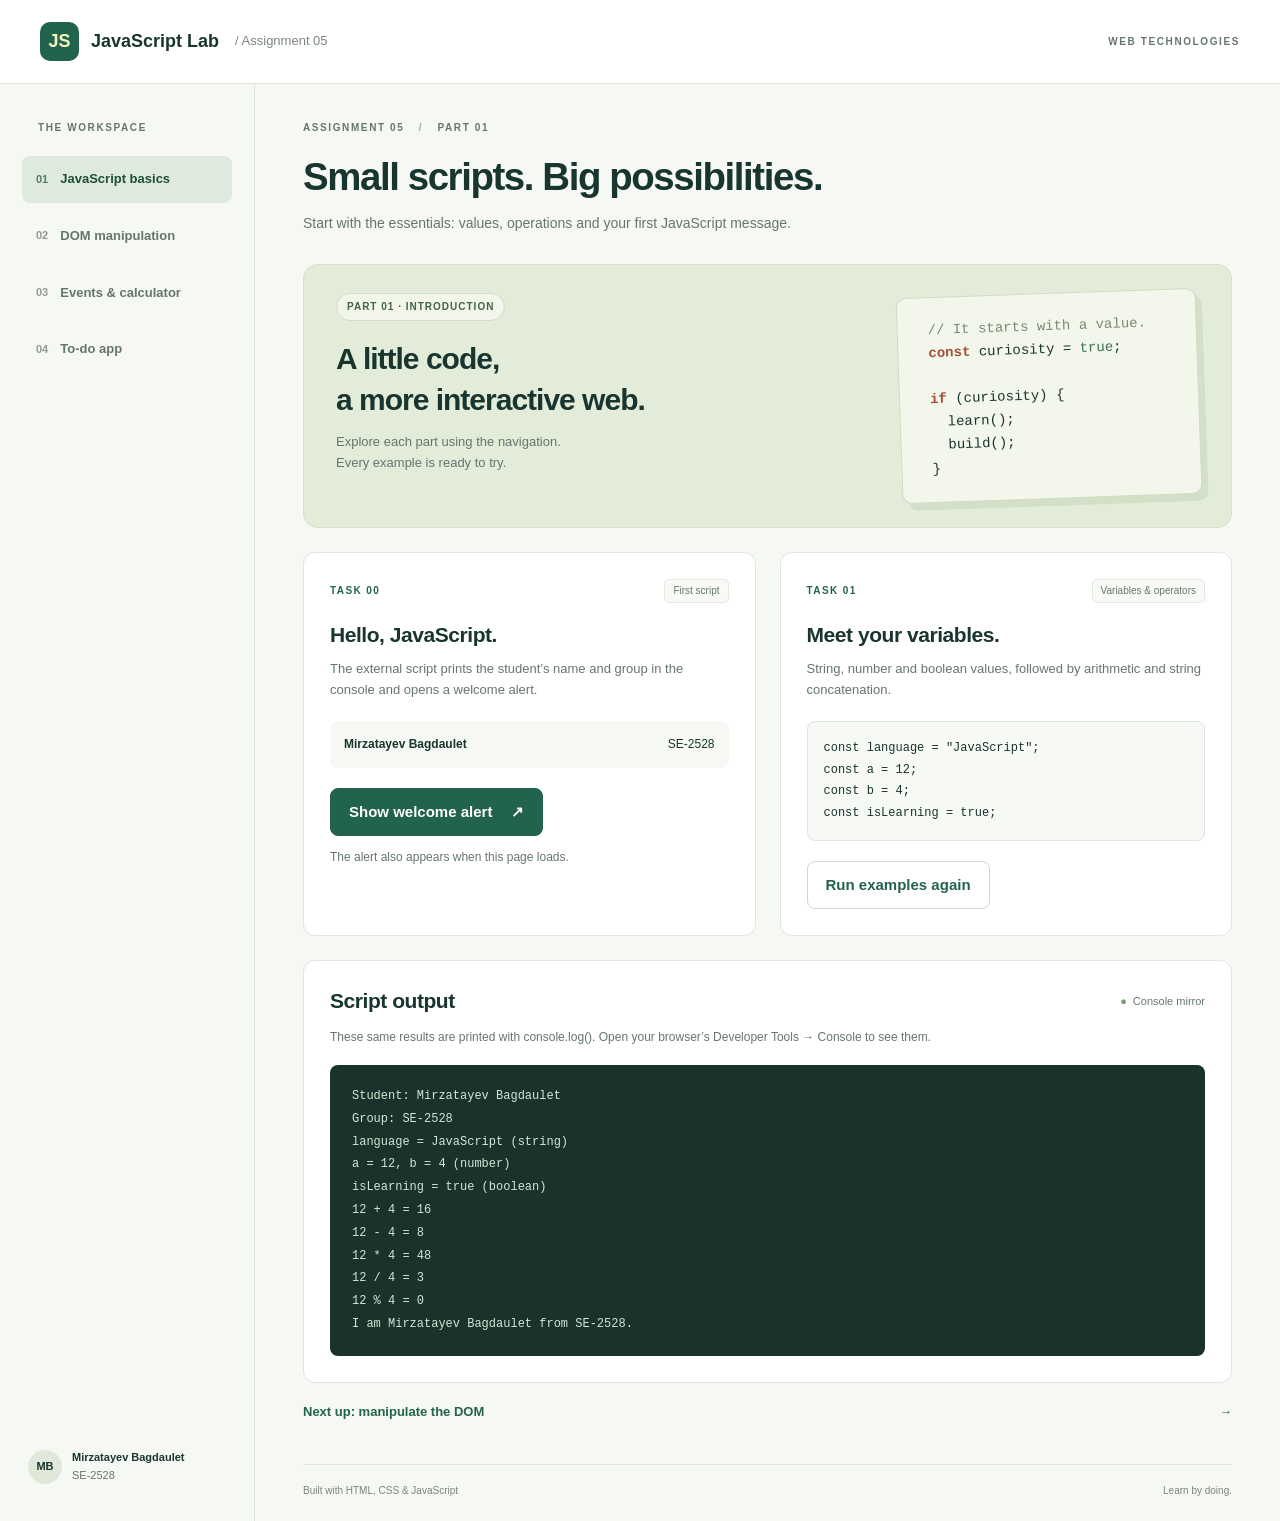
<file: index.html>
<!DOCTYPE html>
<html lang="en">
<head>
  <meta charset="UTF-8">
  <meta name="viewport" content="width=device-width, initial-scale=1.0">
  <meta name="description" content="Assignment 5: JavaScript fundamentals, DOM manipulation and events.">
  <title>Small scripts. Big possibilities. · JavaScript Lab</title>
  <link rel="stylesheet" href="styles.css">
  <script src="student.js" defer></script>
  <script src="basics.js" defer></script>
</head>
<body>
<a class="skip" href="#main">Skip to content</a>
<header class="topbar"><a class="brand" href="index.html"><span class="logo">JS</span> JavaScript Lab<span class="assignment"> / Assignment 05</span></a><span class="course">WEB TECHNOLOGIES</span></header>
<div class="layout">
<aside><p class="eyebrow">THE WORKSPACE</p><nav aria-label="Assignment parts"><a href="index.html" aria-current="page"><span>01</span>JavaScript basics</a><a href="dom.html" ><span>02</span>DOM manipulation</a><a href="events.html" ><span>03</span>Events & calculator</a><a href="todo.html" ><span>04</span>To-do app</a></nav><div class="student"><span class="avatar">MB</span><div><strong data-student-name></strong><span data-student-group></span></div></div></aside>
<main id="main"><div class="page-heading"><p class="eyebrow">ASSIGNMENT 05 <span>/</span> PART 01</p><h1>Small scripts. Big possibilities.</h1><p>Start with the essentials: values, operations and your first JavaScript message.</p></div>
<section class="intro-banner"><div><span class="pill">PART 01 · INTRODUCTION</span><h2>A little code,<br>a more interactive web.</h2><p>Explore each part using the navigation.<br>Every example is ready to try.</p></div><div class="code-art" aria-hidden="true"><span>// It starts with a value.</span><br><b>const</b> curiosity = <em>true</em>;<br><br><b>if</b> (curiosity) {<br>&nbsp; learn();<br>&nbsp; build();<br>}</div></section>
<div class="two-col">
<section class="card"><div class="card-heading"><span class="task">TASK 00</span><span class="tag">First script</span></div><h2>Hello, JavaScript.</h2><p>The external script prints the student’s name and group in the console and opens a welcome alert.</p><div class="identity"><strong data-student-name></strong><span data-student-group></span></div><button id="hello-button" type="button">Show welcome alert <span aria-hidden="true">↗</span></button><p class="hint">The alert also appears when this page loads.</p></section>
<section class="card"><div class="card-heading"><span class="task">TASK 01</span><span class="tag">Variables & operators</span></div><h2>Meet your variables.</h2><p>String, number and boolean values, followed by arithmetic and string concatenation.</p><pre class="snippet"><code>const language = "JavaScript";
const a = 12;
const b = 4;
const isLearning = true;</code></pre><button id="run-button" type="button" class="secondary">Run examples again</button></section>
</div>
<section class="card console-card"><div class="card-heading"><h2>Script output</h2><span class="console-dot">Console mirror</span></div><p class="hint">These same results are printed with console.log(). Open your browser’s Developer Tools → Console to see them.</p><pre id="console-output" class="console" aria-live="polite"></pre></section>
<a class="next" href="dom.html">Next up: manipulate the DOM <span aria-hidden="true">→</span></a>
<footer>Built with HTML, CSS & JavaScript <span>Learn by doing.</span></footer></main>
</div>
</body>
</html>
</file>
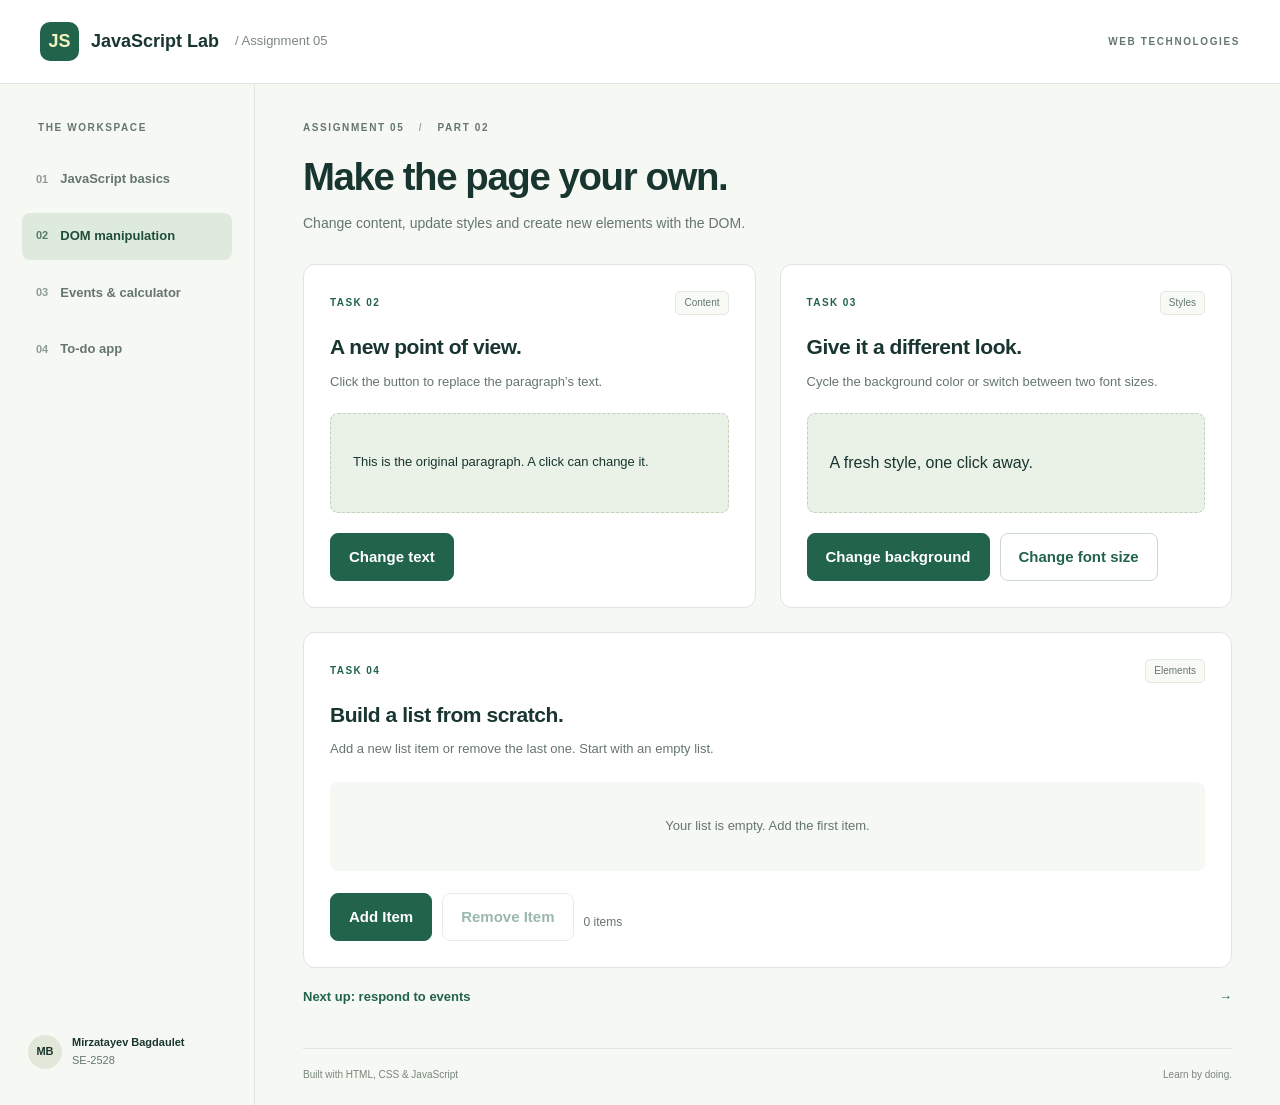
<file: dom.html>
<!DOCTYPE html>
<html lang="en">
<head>
  <meta charset="UTF-8">
  <meta name="viewport" content="width=device-width, initial-scale=1.0">
  <meta name="description" content="Assignment 5: JavaScript fundamentals, DOM manipulation and events.">
  <title>Make the page your own. · JavaScript Lab</title>
  <link rel="stylesheet" href="styles.css">
  <script src="student.js" defer></script>
  <script src="dom.js" defer></script>
</head>
<body>
<a class="skip" href="#main">Skip to content</a>
<header class="topbar"><a class="brand" href="index.html"><span class="logo">JS</span> JavaScript Lab<span class="assignment"> / Assignment 05</span></a><span class="course">WEB TECHNOLOGIES</span></header>
<div class="layout">
<aside><p class="eyebrow">THE WORKSPACE</p><nav aria-label="Assignment parts"><a href="index.html" ><span>01</span>JavaScript basics</a><a href="dom.html" aria-current="page"><span>02</span>DOM manipulation</a><a href="events.html" ><span>03</span>Events & calculator</a><a href="todo.html" ><span>04</span>To-do app</a></nav><div class="student"><span class="avatar">MB</span><div><strong data-student-name></strong><span data-student-group></span></div></div></aside>
<main id="main"><div class="page-heading"><p class="eyebrow">ASSIGNMENT 05 <span>/</span> PART 02</p><h1>Make the page your own.</h1><p>Change content, update styles and create new elements with the DOM.</p></div>
<div class="two-col">
<section class="card"><div class="card-heading"><span class="task">TASK 02</span><span class="tag">Content</span></div><h2>A new point of view.</h2><p>Click the button to replace the paragraph’s text.</p><div class="demo"><p id="changing-text" aria-live="polite">This is the original paragraph. A click can change it.</p></div><button type="button" id="change-text">Change text</button></section>
<section class="card"><div class="card-heading"><span class="task">TASK 03</span><span class="tag">Styles</span></div><h2>Give it a different look.</h2><p>Cycle the background color or switch between two font sizes.</p><div class="demo style-box" id="style-box">A fresh style, one click away.</div><div class="actions"><button type="button" id="change-color">Change background</button><button type="button" class="secondary" id="change-size">Change font size</button></div></section>
</div>
<section class="card"><div class="card-heading"><span class="task">TASK 04</span><span class="tag">Elements</span></div><h2>Build a list from scratch.</h2><p>Add a new list item or remove the last one. Start with an empty list.</p><div class="list-demo"><p id="items-empty" class="empty">Your list is empty. Add the first item.</p><ul id="item-list"></ul></div><div class="actions"><button type="button" id="add-item">Add Item</button><button type="button" class="secondary" id="remove-item" disabled>Remove Item</button><span id="item-count" class="hint" role="status">0 items</span></div></section>
<a class="next" href="events.html">Next up: respond to events <span aria-hidden="true">→</span></a>
<footer>Built with HTML, CSS & JavaScript <span>Learn by doing.</span></footer></main>
</div>
</body>
</html>
</file>
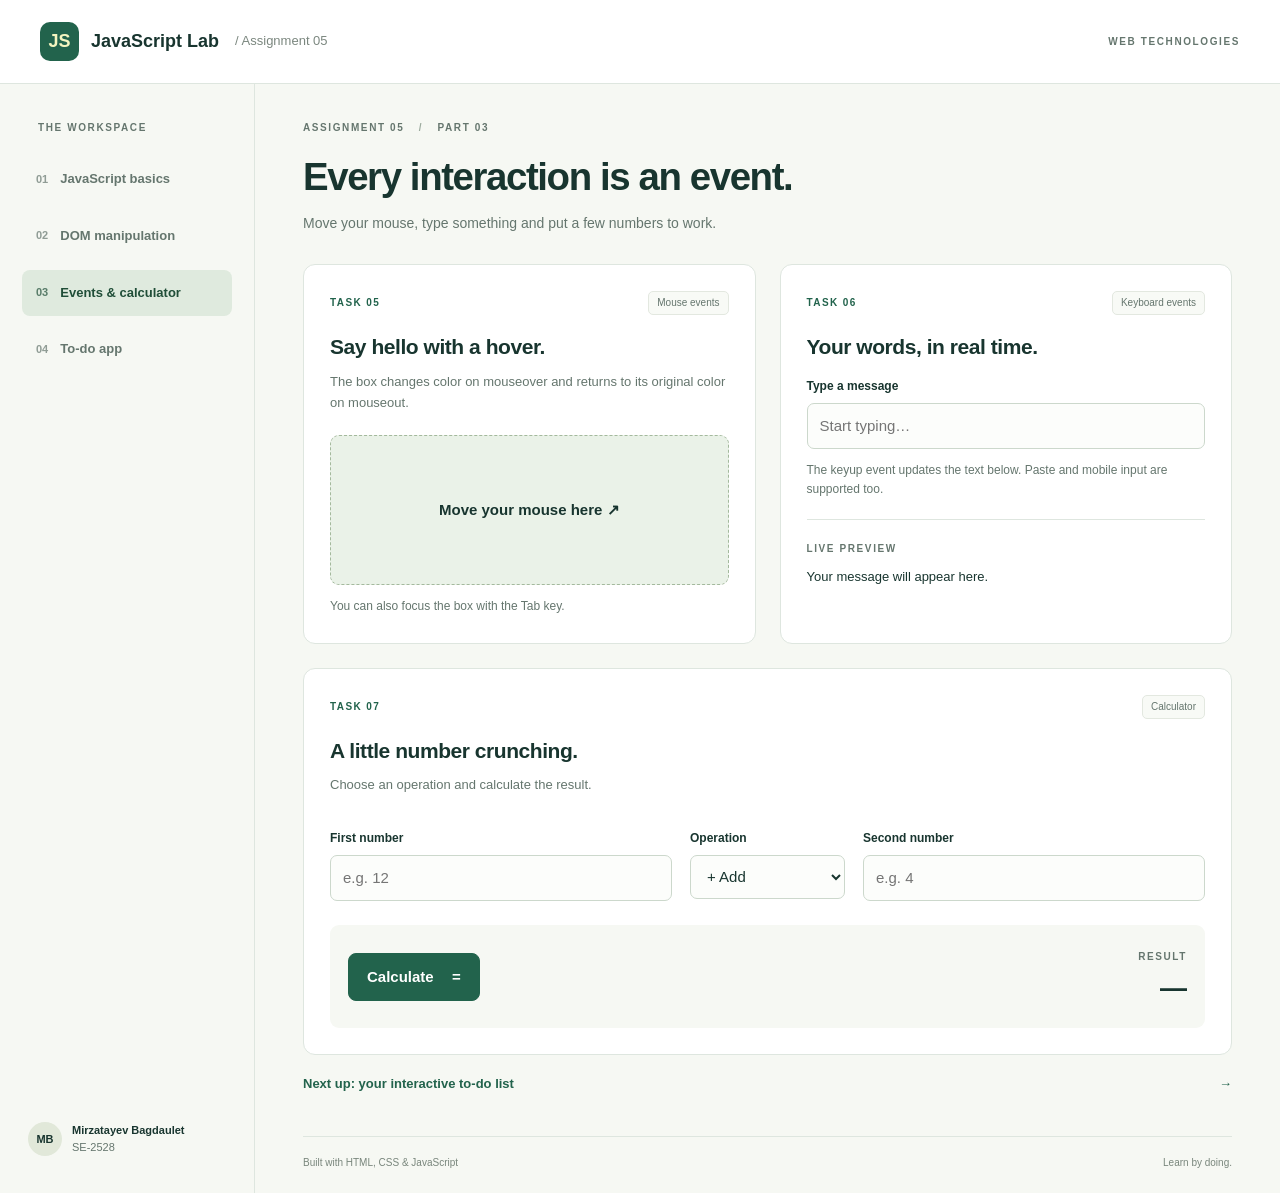
<file: events.html>
<!DOCTYPE html>
<html lang="en">
<head>
  <meta charset="UTF-8">
  <meta name="viewport" content="width=device-width, initial-scale=1.0">
  <meta name="description" content="Assignment 5: JavaScript fundamentals, DOM manipulation and events.">
  <title>Every interaction is an event. · JavaScript Lab</title>
  <link rel="stylesheet" href="styles.css">
  <script src="student.js" defer></script>
  <script src="events.js" defer></script>
</head>
<body>
<a class="skip" href="#main">Skip to content</a>
<header class="topbar"><a class="brand" href="index.html"><span class="logo">JS</span> JavaScript Lab<span class="assignment"> / Assignment 05</span></a><span class="course">WEB TECHNOLOGIES</span></header>
<div class="layout">
<aside><p class="eyebrow">THE WORKSPACE</p><nav aria-label="Assignment parts"><a href="index.html" ><span>01</span>JavaScript basics</a><a href="dom.html" ><span>02</span>DOM manipulation</a><a href="events.html" aria-current="page"><span>03</span>Events & calculator</a><a href="todo.html" ><span>04</span>To-do app</a></nav><div class="student"><span class="avatar">MB</span><div><strong data-student-name></strong><span data-student-group></span></div></div></aside>
<main id="main"><div class="page-heading"><p class="eyebrow">ASSIGNMENT 05 <span>/</span> PART 03</p><h1>Every interaction is an event.</h1><p>Move your mouse, type something and put a few numbers to work.</p></div>
<div class="two-col">
<section class="card"><div class="card-heading"><span class="task">TASK 05</span><span class="tag">Mouse events</span></div><h2>Say hello with a hover.</h2><p>The box changes color on mouseover and returns to its original color on mouseout.</p><div id="hover-box" class="hover-box" tabindex="0">Move your mouse here ↗</div><p class="hint">You can also focus the box with the Tab key.</p></section>
<section class="card"><div class="card-heading"><span class="task">TASK 06</span><span class="tag">Keyboard events</span></div><h2>Your words, in real time.</h2><label for="live-input">Type a message</label><input id="live-input" type="text" placeholder="Start typing…" autocomplete="off"><p class="hint">The keyup event updates the text below. Paste and mobile input are supported too.</p><div class="live-output"><span class="eyebrow">LIVE PREVIEW</span><p id="live-value" aria-live="polite">Your message will appear here.</p></div></section>
</div>
<section class="card calculator"><div class="card-heading"><span class="task">TASK 07</span><span class="tag">Calculator</span></div><h2>A little number crunching.</h2><p>Choose an operation and calculate the result.</p><form id="calculator-form" novalidate><div class="calc-fields"><div><label for="first-number">First number</label><input id="first-number" type="number" step="any" placeholder="e.g. 12" required></div><div><label for="operation">Operation</label><select id="operation"><option value="add">+ Add</option><option value="subtract">− Subtract</option><option value="multiply">× Multiply</option><option value="divide">÷ Divide</option></select></div><div><label for="second-number">Second number</label><input id="second-number" type="number" step="any" placeholder="e.g. 4" required></div></div><div class="calc-bottom"><button type="submit">Calculate <span aria-hidden="true">=</span></button><div><span class="eyebrow">RESULT</span><output id="calculation-result" for="first-number second-number operation" aria-live="polite">—</output></div></div></form></section>
<a class="next" href="todo.html">Next up: your interactive to-do list <span aria-hidden="true">→</span></a>
<footer>Built with HTML, CSS & JavaScript <span>Learn by doing.</span></footer></main>
</div>
</body>
</html>
</file>
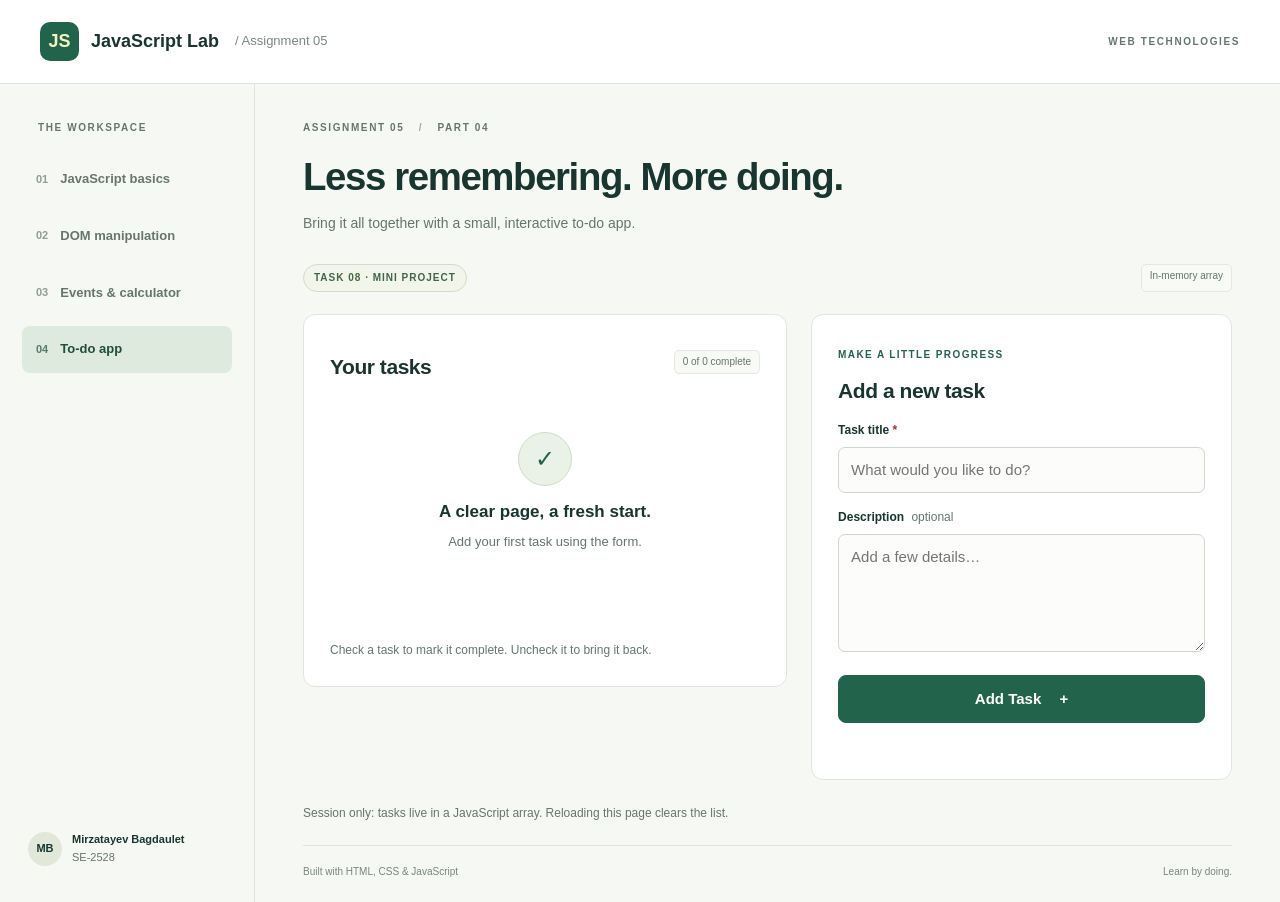
<file: todo.html>
<!DOCTYPE html>
<html lang="en">
<head>
  <meta charset="UTF-8">
  <meta name="viewport" content="width=device-width, initial-scale=1.0">
  <meta name="description" content="Assignment 5: JavaScript fundamentals, DOM manipulation and events.">
  <title>Less remembering. More doing. · JavaScript Lab</title>
  <link rel="stylesheet" href="styles.css">
  <script src="student.js" defer></script>
  <script src="todo.js" defer></script>
</head>
<body>
<a class="skip" href="#main">Skip to content</a>
<header class="topbar"><a class="brand" href="index.html"><span class="logo">JS</span> JavaScript Lab<span class="assignment"> / Assignment 05</span></a><span class="course">WEB TECHNOLOGIES</span></header>
<div class="layout">
<aside><p class="eyebrow">THE WORKSPACE</p><nav aria-label="Assignment parts"><a href="index.html" ><span>01</span>JavaScript basics</a><a href="dom.html" ><span>02</span>DOM manipulation</a><a href="events.html" ><span>03</span>Events & calculator</a><a href="todo.html" aria-current="page"><span>04</span>To-do app</a></nav><div class="student"><span class="avatar">MB</span><div><strong data-student-name></strong><span data-student-group></span></div></div></aside>
<main id="main"><div class="page-heading"><p class="eyebrow">ASSIGNMENT 05 <span>/</span> PART 04</p><h1>Less remembering. More doing.</h1><p>Bring it all together with a small, interactive to-do app.</p></div>
<div class="todo-top"><span class="pill">TASK 08 · MINI PROJECT</span><span class="tag">In-memory array</span></div>
<div class="todo-layout"><section class="card"><div class="card-heading"><h2>Your tasks</h2><span id="task-count" class="tag" role="status">0 of 0 complete</span></div><div id="todo-empty" class="todo-empty"><span class="empty-icon" aria-hidden="true">✓</span><h3>A clear page, a fresh start.</h3><p>Add your first task using the form.</p></div><ul id="todo-list" class="todo-list" aria-label="Your tasks"></ul><p class="hint">Check a task to mark it complete. Uncheck it to bring it back.</p></section>
<section class="card"><span class="task">MAKE A LITTLE PROGRESS</span><h2>Add a new task</h2><form id="todo-form" novalidate><label for="task-title">Task title <span class="required">*</span></label><input id="task-title" type="text" placeholder="What would you like to do?" maxlength="120" required aria-describedby="todo-feedback"><label for="task-description">Description <span class="optional">optional</span></label><textarea id="task-description" rows="4" maxlength="500" placeholder="Add a few details…"></textarea><button type="submit" class="full-width">Add Task <span aria-hidden="true">+</span></button><p id="todo-feedback" class="feedback" role="status"></p></form></section></div>
<p class="session-note">Session only: tasks live in a JavaScript array. Reloading this page clears the list.</p>
<footer>Built with HTML, CSS & JavaScript <span>Learn by doing.</span></footer></main>
</div>
</body>
</html>
</file>
<file: styles.css>
:root {
  --ink:#18352f;
  --muted:#65766e;
  --green:#22634c;
  --line:#dee6df;
  --paper:#f6f8f3;
  --mint:#eaf2e8;
  --white:#fff;
  --red:#a33333;
}

* {
  box-sizing:border-box;
}

body {
  margin:0;
  background:var(--paper);
  color:var(--ink);
  font-family:Arial,Helvetica,sans-serif;
  font-size:15px;
  line-height:1.6;
}

a {
  color:inherit;
}

button,input,select,textarea {
  font:inherit;
}

button,a,input,select,textarea {
  -webkit-tap-highlight-color:transparent;
}

button {
  border:1px solid var(--green);
  border-radius:8px;
  background:var(--green);
  color:white;
  padding:11px 18px;
  font-weight:600;
  cursor:pointer;
  transition:background .15s;
}

button:hover {
  background:#174b38;
}

button:disabled {
  opacity:.45;
  cursor:not-allowed;
}

button.secondary {
  background:white;
  color:var(--green);
  border-color:#cbd9cf;
}

button.secondary:hover {
  background:var(--mint);
}

button span {
  margin-left:14px;
}

:focus-visible {
  outline:3px solid #d09320;
  outline-offset:4px;
}

.skip {
  position:absolute;
  left:16px;
  top:-60px;
  z-index:5;
  background:white;
  padding:10px;
}

.skip:focus {
  top:10px;
}

.topbar {
  height:84px;
  display:flex;
  align-items:center;
  justify-content:space-between;
  padding:0 40px;
  background:var(--white);
  border-bottom:1px solid var(--line);
}

.brand {
  display:flex;
  align-items:center;
  text-decoration:none;
  font-weight:700;
  font-size:18px;
  gap:12px;
}

.logo {
  background:var(--green);
  color:#f4f4bf;
  border-radius:10px;
  width:39px;
  height:39px;
  display:grid;
  place-items:center;
  font-size:18px;
}

.assignment {
  color:#7b877f;
  font-size:13px;
  font-weight:400;
  margin-left:4px;
}

.course,.eyebrow {
  font-size:10px;
  font-weight:700;
  letter-spacing:1.6px;
  color:var(--muted);
}

.layout {
  display:grid;
  grid-template-columns:255px minmax(0,1fr);
  max-width:1600px;
  margin:auto;
  min-height:calc(100vh - 84px);
}

aside {
  padding:36px 22px;
  border-right:1px solid var(--line);
  display:flex;
  flex-direction:column;
}

aside>.eyebrow {
  padding-left:16px;
  margin-bottom:20px;
}

nav {
  display:grid;
  gap:10px;
}

nav a {
  display:flex;
  gap:12px;
  align-items:center;
  text-decoration:none;
  padding:13px 14px;
  border-radius:8px;
  font-size:13px;
  font-weight:600;
  color:var(--muted);
}

nav a span {
  font-size:11px;
  opacity:.7;
}

nav a:hover {
  background:#edf1eb;
}

nav a[aria-current] {
  background:#dfeade;
  color:#204e38;
}

.student {
  margin-top:auto;
  padding:36px 6px 0;
  display:flex;
  align-items:center;
  gap:10px;
}

.avatar {
  height:34px;
  min-width:34px;
  background:#e1e8d9;
  border-radius:50%;
  display:grid;
  place-items:center;
  font-size:11px;
  font-weight:700;
}

.student strong,.student div>span {
  display:block;
  font-size:11px;
}

.student div>span {
  color:var(--muted);
}

main {
  max-width:1200px;
  width:100%;
  margin:auto;
  padding:36px 48px 22px;
  min-width:0;
}

.page-heading {
  margin-bottom:30px;
}

.page-heading .eyebrow span {
  margin:0 10px;
  color:#9cab9e;
}

h1 {
  font-size:clamp(28px,3vw,40px);
  font-weight:600;
  line-height:1.2;
  letter-spacing:-1.4px;
  margin:12px 0;
}

h2 {
  font-size:21px;
  line-height:1.35;
  letter-spacing:-.45px;
  margin:18px 0 10px;
  font-weight:600;
}

h3 {
  font-size:17px;
  margin:12px 0 7px;
}

p {
  color:var(--muted);
  margin:0 0 18px;
}

.page-heading>p:last-child {
  font-size:14px;
}

.intro-banner {
  display:flex;
  justify-content:space-between;
  gap:24px;
  background:#e3ecd9;
  border:1px solid #d7e2cb;
  padding:28px 32px;
  border-radius:14px;
  margin-bottom:24px;
  overflow:hidden;
}

.intro-banner h2 {
  font-size:30px;
  letter-spacing:-1px;
  margin:18px 0 12px;
}

.intro-banner p {
  font-size:13px;
  margin:0;
}

.pill {
  display:inline-block;
  border-radius:20px;
  background:#f2f5e9;
  border:1px solid #d1ddc6;
  font-size:10px;
  letter-spacing:1px;
  font-weight:700;
  padding:5px 10px;
  color:#436545;
}

.code-art {
  font-family:Menlo,Consolas,monospace;
  font-size:14px;
  background:#f3f6eb;
  border:1px solid #d0ddc6;
  border-radius:10px;
  padding:21px 30px;
  min-width:300px;
  align-self:center;
  transform:rotate(-2deg);
  line-height:1.65;
  box-shadow:6px 7px 0 #d3dfc7;
}

.code-art span {
  color:#7c8875;
}

.code-art b {
  color:#a25036;
}

.code-art em {
  color:#3b7553;
  font-style:normal;
}

.two-col {
  display:grid;
  grid-template-columns:1fr 1fr;
  gap:24px;
  margin-bottom:24px;
}

.card {
  padding:26px;
  background:white;
  border:1px solid var(--line);
  border-radius:12px;
  min-width:0;
}

.card p {
  font-size:13px;
}

.card-heading {
  display:flex;
  align-items:center;
  justify-content:space-between;
  gap:10px;
}

.card-heading h2 {
  margin:0;
}

.task {
  font-size:10px;
  font-weight:700;
  letter-spacing:1.4px;
  color:var(--green);
}

.tag {
  font-size:10px;
  border:1px solid #e3e8e0;
  background:#f8faf6;
  border-radius:5px;
  padding:3px 8px;
  color:var(--muted);
}

.identity {
  background:var(--paper);
  border-radius:8px;
  padding:14px;
  margin:20px 0;
  display:flex;
  justify-content:space-between;
  gap:10px;
  flex-wrap:wrap;
  font-size:12px;
}

.hint {
  font-size:12px!important;
  color:var(--muted);
  margin-top:12px;
  margin-bottom:0;
}

.snippet {
  font-size:12px;
  border:1px solid var(--line);
  background:#f7f9f4;
  border-radius:8px;
  padding:16px;
  overflow:auto;
  line-height:1.8;
  margin:20px 0;
}

.console-card {
  margin-top:24px;
}

.console-dot {
  font-size:11px;
  color:var(--muted);
}

.console-dot:before {
  content:'●';
  color:#6f9e68;
  margin-right:6px;
}

.console {
  background:#1b322c;
  color:#d3e5d4;
  padding:20px 22px;
  border-radius:8px;
  white-space:pre-wrap;
  overflow-wrap:anywhere;
  font-size:12px;
  line-height:1.9;
  margin:18px 0 0;
}

.next {
  display:flex;
  justify-content:space-between;
  padding:19px 0;
  color:var(--green);
  font-size:13px;
  font-weight:600;
  text-decoration:none;
}

.next:hover {
  text-decoration:underline;
}

footer {
  border-top:1px solid var(--line);
  margin-top:22px;
  padding-top:18px;
  display:flex;
  justify-content:space-between;
  font-size:10px;
  color:#79867c;
}

.demo {
  background:var(--mint);
  border:1px dashed #bfd0bb;
  border-radius:8px;
  padding:22px;
  margin:20px 0;
  min-height:100px;
  display:flex;
  align-items:center;
}

.demo p {
  margin:0;
  color:var(--ink);
}

.style-box {
  font-size:16px;
  overflow-wrap:anywhere;
}

.actions {
  display:flex;
  gap:10px;
  align-items:center;
  flex-wrap:wrap;
}

.list-demo {
  margin:22px 0;
  padding:14px 22px;
  background:var(--paper);
  border-radius:8px;
}

.empty {
  text-align:center;
  padding:20px 0;
  margin:0!important;
}

#item-list {
  padding-left:20px;
  margin:0;
}

#item-list li {
  padding:7px 0;
  font-size:14px;
}

.hover-box {
  background:#eaf2e8;
  border:1px dashed #a4b99d;
  min-height:150px;
  display:grid;
  place-items:center;
  border-radius:9px;
  color:var(--ink);
  font-weight:600;
  margin-top:22px;
  padding:20px;
  text-align:center;
  transition:background .15s;
}

label {
  font-size:12px;
  font-weight:600;
  display:block;
  margin:15px 0 7px;
}

input:not([type=checkbox]),select,textarea {
  display:block;
  width:100%;
  min-height:44px;
  border:1px solid #ccd8cc;
  border-radius:7px;
  padding:10px 12px;
  background:#fcfdfb;
  color:var(--ink);
  min-width:0;
}

textarea {
  resize:vertical;
}

.live-output {
  border-top:1px solid var(--line);
  margin-top:20px;
  padding-top:15px;
  overflow-wrap:anywhere;
}

.live-output p {
  margin:8px 0 0;
  color:var(--ink);
}

.calc-fields {
  display:grid;
  grid-template-columns:1fr 155px 1fr;
  gap:18px;
}

.calc-bottom {
  display:flex;
  align-items:center;
  justify-content:space-between;
  background:var(--paper);
  border-radius:9px;
  padding:18px;
  margin-top:24px;
  gap:20px;
}

.calc-bottom>div {
  text-align:right;
  min-width:0;
}

.calc-bottom output {
  display:block;
  font-size:27px;
  font-weight:600;
  overflow-wrap:anywhere;
}

.calc-bottom output.error {
  font-size:15px;
  color:var(--red);
}

.todo-top {
  display:flex;
  justify-content:space-between;
  gap:15px;
  margin-bottom:22px;
}

.todo-layout {
  display:grid;
  grid-template-columns:1.15fr 1fr;
  gap:24px;
  align-items:start;
}

.todo-layout h2 {
  margin-top:12px;
}

.todo-empty {
  text-align:center;
  padding:50px 10px;
}

.empty-icon {
  display:grid;
  place-items:center;
  width:54px;
  height:54px;
  border:1px solid #cfdcc6;
  background:var(--mint);
  border-radius:50%;
  margin:0 auto;
  color:var(--green);
  font-size:24px;
}

.todo-list {
  list-style:none;
  padding:0;
  margin:20px 0;
}

.todo-item {
  padding:15px 0;
  border-bottom:1px solid var(--line);
}

.todo-row {
  display:flex;
  align-items:start;
  gap:10px;
}

.todo-label {
  display:flex;
  align-items:start;
  gap:10px;
  flex:1;
  min-width:0;
  margin:7px 0;
  font-size:14px;
  cursor:pointer;
  overflow-wrap:anywhere;
}

.todo-label input {
  accent-color:var(--green);
  width:17px;
  height:17px;
  margin:4px 0 0;
  flex-shrink:0;
}

.todo-item p {
  margin:4px 0 0 27px;
  white-space:pre-wrap;
  overflow-wrap:anywhere;
}

.todo-item.completed .todo-label span {
  text-decoration:line-through;
  color:#78857a;
}

.delete-button {
  background:white;
  border-color:#e5d5d1;
  color:#984d40;
  padding:6px 10px;
  font-size:11px;
}

.delete-button:hover {
  background:#f9eeee;
}

.optional {
  font-weight:400;
  color:var(--muted);
  margin-left:4px;
}

.required {
  color:var(--red);
}

.full-width {
  width:100%;
  margin-top:23px;
}

.feedback {
  margin:10px 0 0!important;
  min-height:20px;
}

.feedback.error {
  color:var(--red);
}

.session-note {
  margin-top:24px;
  font-size:12px;
}

[hidden] {
  display:none!important;
}

@media(min-width:1450px) {
  main {
    padding-top:44px;
  }
}

@media(max-width:1100px) {
  main {
    padding:30px;
  }
  .layout {
    grid-template-columns:220px minmax(0,1fr);
  }
  .intro-banner {
    padding:24px;
  }
  .code-art {
    min-width:230px;
    font-size:11px;
    padding:18px;
  }
  .card {
    padding:22px;
  }
  .two-col {
    gap:18px;
  }
  .todo-layout {
    grid-template-columns:1fr;
  }
  .calc-fields {
    grid-template-columns:1fr 130px 1fr;
  }
}

@media(max-width:780px) {
  .topbar {
    height:70px;
    padding:0 20px;
  }
  .course,.assignment {
    display:none;
  }
  .layout {
    display:block;
  }
  aside {
    padding:14px 18px;
    border-right:0;
    border-bottom:1px solid var(--line);
  }
  aside>.eyebrow,.student {
    display:none;
  }
  nav {
    grid-template-columns:1fr 1fr;
    gap:4px;
  }
  nav a {
    font-size:11px;
    padding:10px;
  }
  main {
    padding:26px 20px 20px;
  }
  .intro-banner {
    gap:18px;
  }
  .code-art {
    min-width:210px;
  }
  .intro-banner h2 {
    font-size:26px;
  }
  .two-col {
    grid-template-columns:1fr;
  }
  h1 {
    letter-spacing:-1px;
  }
  .page-heading {
    margin-bottom:23px;
  }
  .calc-fields {
    grid-template-columns:1fr;
  }
  .card {
    padding:22px;
  }
  .calc-bottom {
    padding:14px;
  }
  .calc-bottom button {
    flex-shrink:0;
  }
  footer {
    gap:20px;
  }
  .todo-layout {
    gap:18px;
  }
}

@media(max-width:520px) {
  .intro-banner {
    display:block;
  }
  .code-art {
    margin-top:25px;
    transform:none;
  }
  .card-heading {
    flex-wrap:wrap;
  }
  .calc-bottom {
    align-items:start;
  }
  .calc-bottom output {
    font-size:24px;
  }
  .calc-bottom output.error {
    font-size:13px;
  }
  .brand {
    font-size:16px;
  }
  .actions button {
    flex:1;
  }
  .identity {
    display:block;
  }
  .identity span {
    display:block;
  }
  .todo-top {
    align-items:center;
  }
  .todo-top .tag {
    white-space:nowrap;
  }
}

@media(prefers-reduced-motion:reduce) {
  * {
    transition:none!important;
    scroll-behavior:auto!important;
  }
}
</file>
